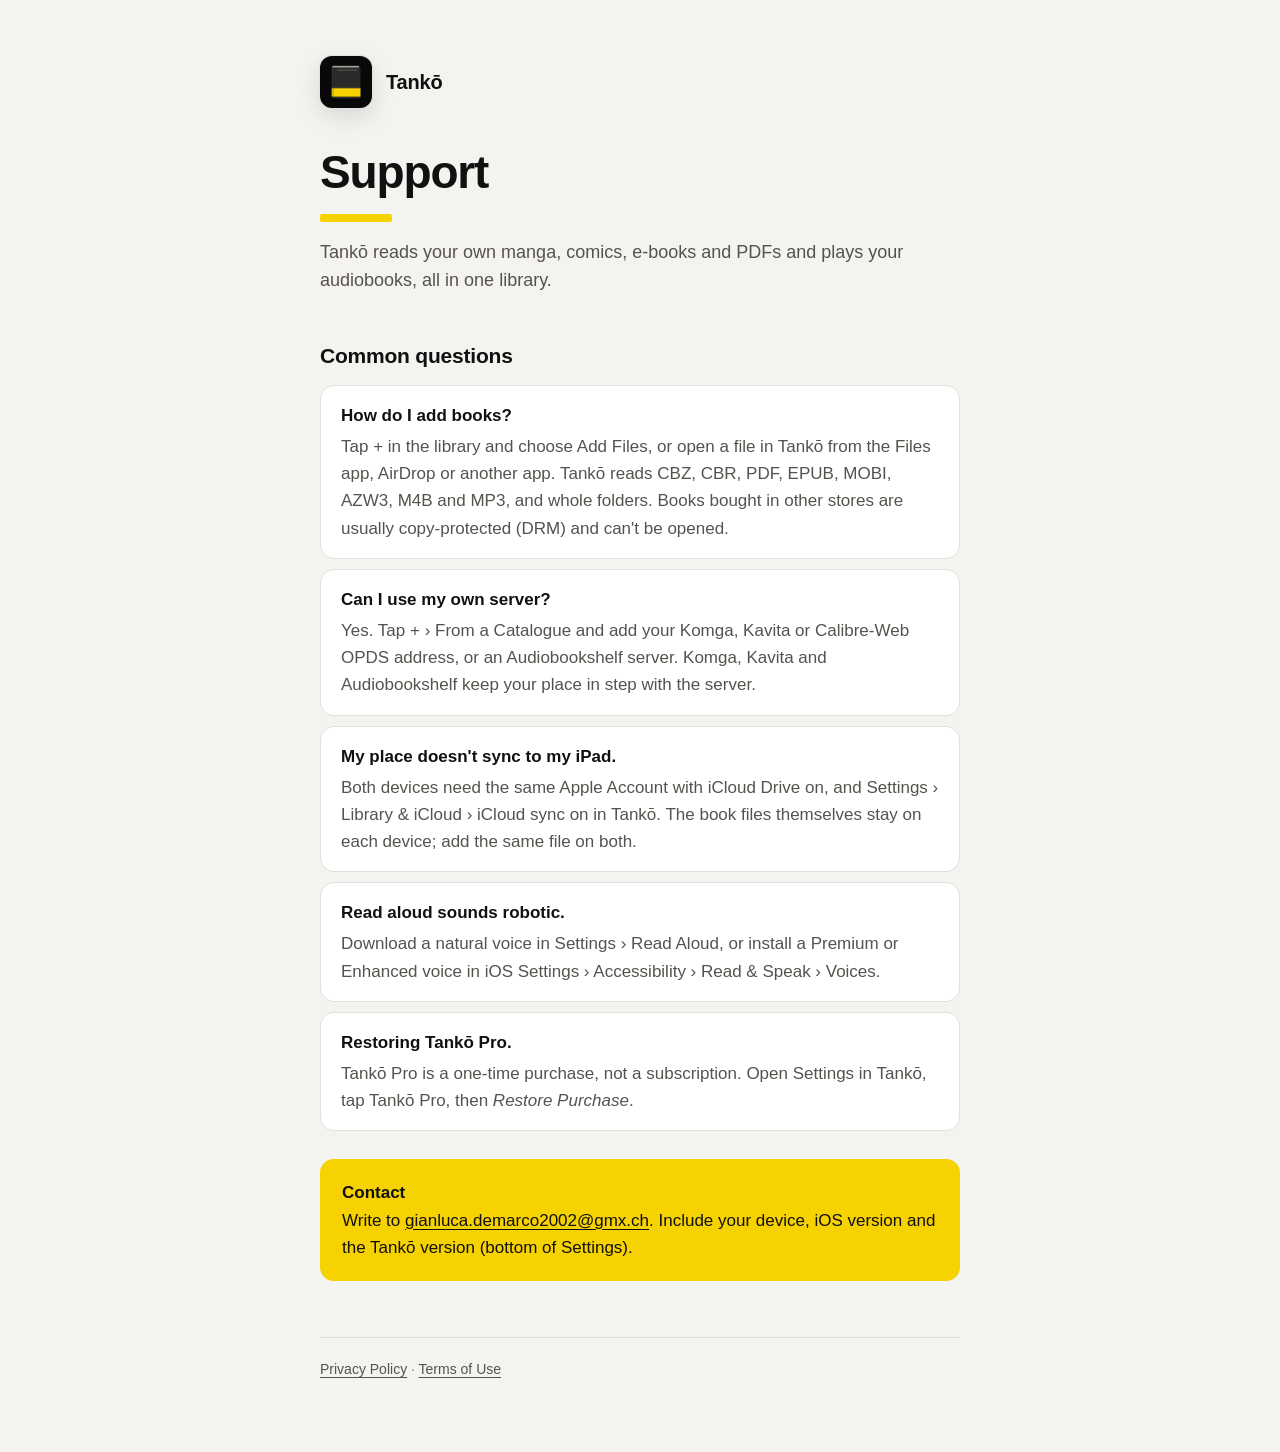
<file: index.html>
<!doctype html>
<html lang="en">
<head>
<meta charset="utf-8">
<meta name="viewport" content="width=device-width, initial-scale=1">
<title>Tankō Support</title>
<meta name="theme-color" content="#F4F3F0" media="(prefers-color-scheme: light)">
<meta name="theme-color" content="#111111" media="(prefers-color-scheme: dark)">
<link rel="icon" type="image/png" href="favicon.png">
<link rel="apple-touch-icon" href="apple-touch-icon.png">
<link rel="stylesheet" href="style.css">
</head>
<body>
<main>
  <header><img class="icon" src="icon.png" alt=""><div class="brand">Tankō</div></header>
  <h1>Support</h1>
  <p>Tankō reads your own manga, comics, e-books and PDFs and plays your audiobooks, all in one library.</p>

  <h2>Common questions</h2>
  <div class="faq">
  <p><strong>How do I add books?</strong> Tap + in the library and choose Add Files, or open a file in Tankō from the Files app, AirDrop or another app. Tankō reads CBZ, CBR, PDF, EPUB, MOBI, AZW3, M4B and MP3, and whole folders. Books bought in other stores are usually copy-protected (DRM) and can't be opened.</p>
  <p><strong>Can I use my own server?</strong> Yes. Tap + › From a Catalogue and add your Komga, Kavita or Calibre-Web OPDS address, or an Audiobookshelf server. Komga, Kavita and Audiobookshelf keep your place in step with the server.</p>
  <p><strong>My place doesn't sync to my iPad.</strong> Both devices need the same Apple Account with iCloud Drive on, and Settings › Library &amp; iCloud › iCloud sync on in Tankō. The book files themselves stay on each device; add the same file on both.</p>
  <p><strong>Read aloud sounds robotic.</strong> Download a natural voice in Settings › Read Aloud, or install a Premium or Enhanced voice in iOS Settings › Accessibility › Read &amp; Speak › Voices.</p>
  <p><strong>Restoring Tankō Pro.</strong> Tankō Pro is a one-time purchase, not a subscription. Open Settings in Tankō, tap Tankō Pro, then <em>Restore Purchase</em>.</p>
  </div>

  <div class="card">
    <strong>Contact</strong><br>
    Write to <a href="mailto:gianluca.demarco2002@gmx.ch">gianluca.demarco2002@gmx.ch</a>. Include your device, iOS version and the Tankō version (bottom of Settings).
  </div>

  <footer><a href="privacy/">Privacy Policy</a> · <a href="https://www.apple.com/legal/internet-services/itunes/dev/stdeula/">Terms of Use</a></footer>
</main>
</body>
</html>
</file>
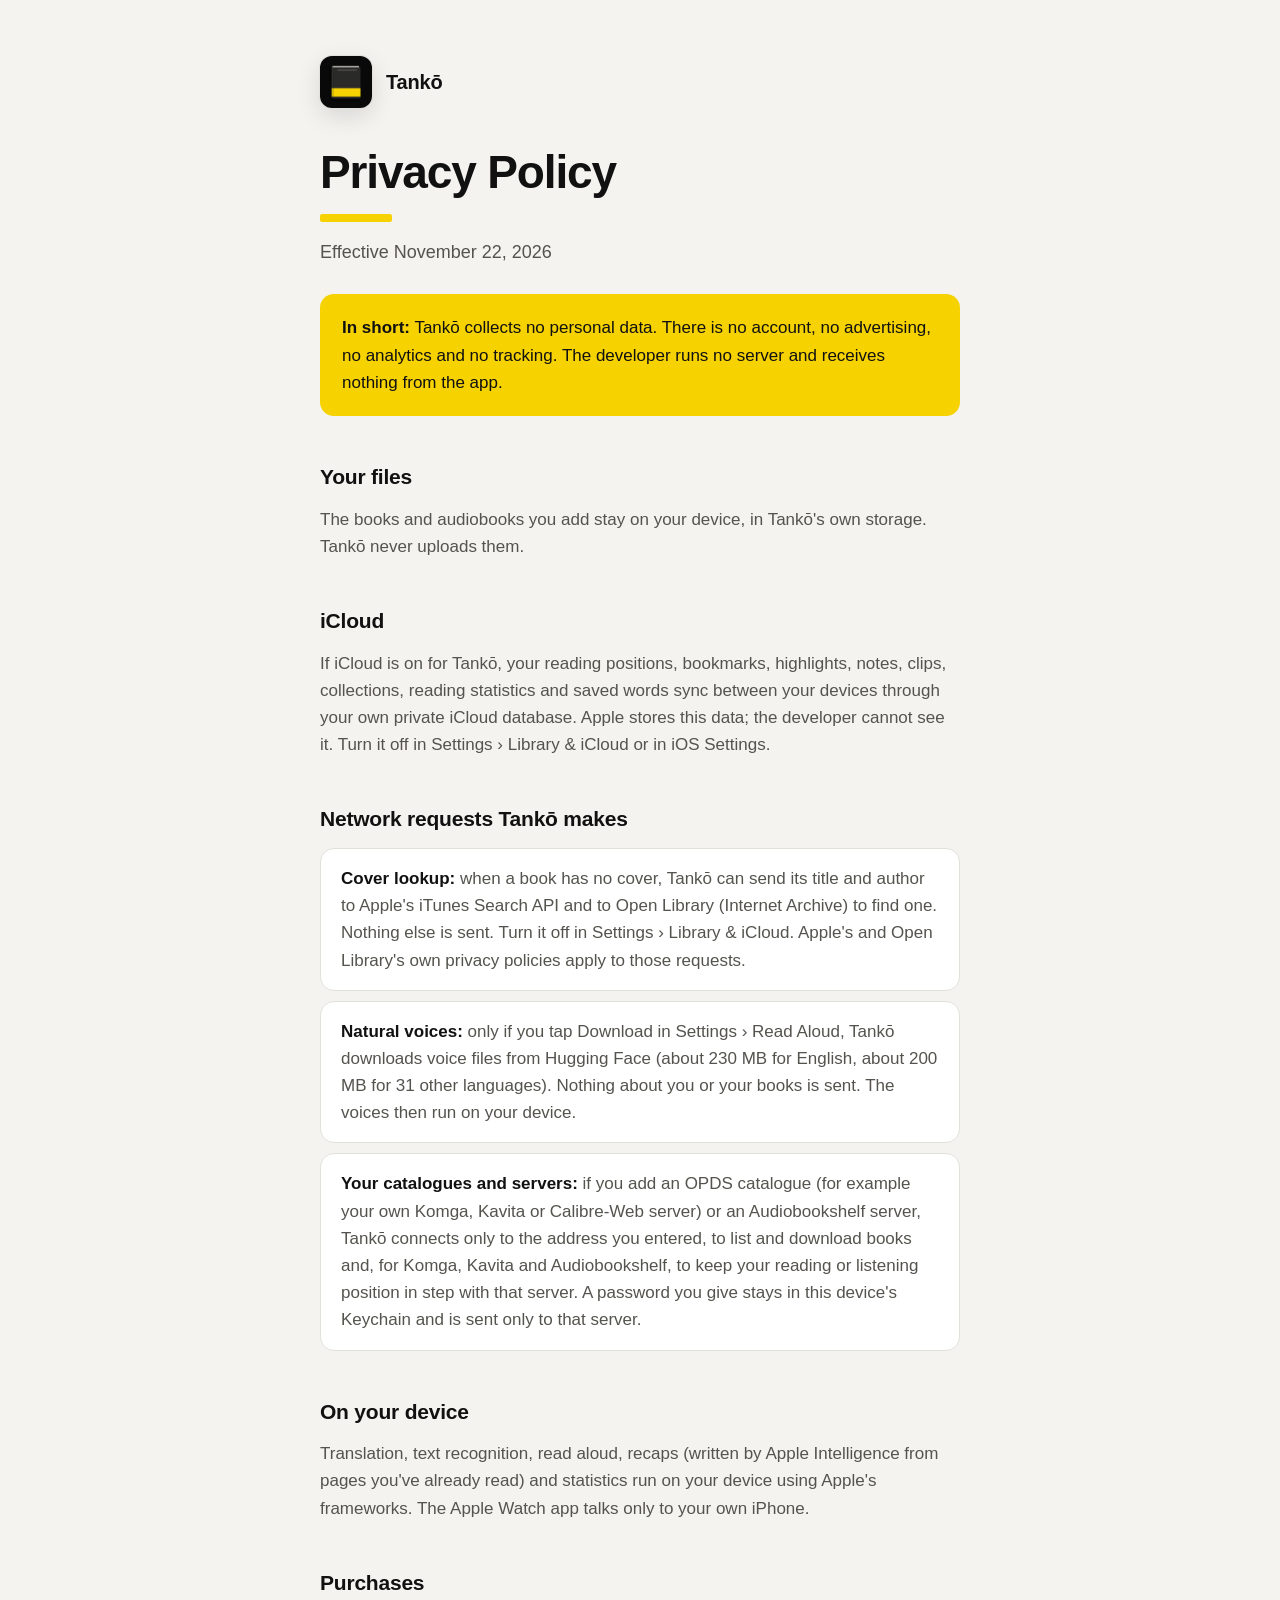
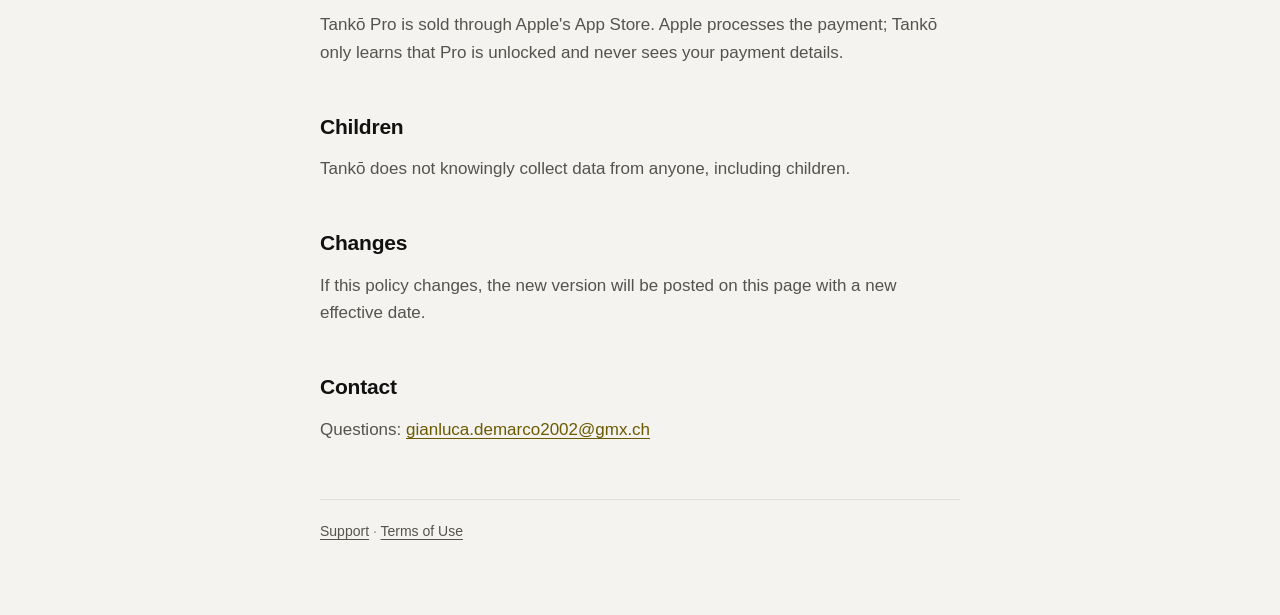
<file: privacy/index.html>
<!doctype html>
<html lang="en">
<head>
<meta charset="utf-8">
<meta name="viewport" content="width=device-width, initial-scale=1">
<title>Tankō Privacy Policy</title>
<meta name="theme-color" content="#F4F3F0" media="(prefers-color-scheme: light)">
<meta name="theme-color" content="#111111" media="(prefers-color-scheme: dark)">
<link rel="icon" type="image/png" href="../favicon.png">
<link rel="apple-touch-icon" href="../apple-touch-icon.png">
<link rel="stylesheet" href="../style.css">
</head>
<body>
<main>
  <header><img class="icon" src="../icon.png" alt=""><div class="brand">Tankō</div></header>
  <h1>Privacy Policy</h1>
  <p>Effective November 22, 2026</p>

  <div class="card"><strong>In short:</strong> Tankō collects no personal data. There is no account, no advertising, no analytics and no tracking. The developer runs no server and receives nothing from the app.</div>

  <h2>Your files</h2>
  <p>The books and audiobooks you add stay on your device, in Tankō's own storage. Tankō never uploads them.</p>

  <h2>iCloud</h2>
  <p>If iCloud is on for Tankō, your reading positions, bookmarks, highlights, notes, clips, collections, reading statistics and saved words sync between your devices through your own private iCloud database. Apple stores this data; the developer cannot see it. Turn it off in Settings › Library &amp; iCloud or in iOS Settings.</p>

  <h2>Network requests Tankō makes</h2>
  <ul>
    <li><strong>Cover lookup:</strong> when a book has no cover, Tankō can send its title and author to Apple's iTunes Search API and to Open Library (Internet Archive) to find one. Nothing else is sent. Turn it off in Settings › Library &amp; iCloud. Apple's and Open Library's own privacy policies apply to those requests.</li>
    <li><strong>Natural voices:</strong> only if you tap Download in Settings › Read Aloud, Tankō downloads voice files from Hugging Face (about 230 MB for English, about 200 MB for 31 other languages). Nothing about you or your books is sent. The voices then run on your device.</li>
    <li><strong>Your catalogues and servers:</strong> if you add an OPDS catalogue (for example your own Komga, Kavita or Calibre-Web server) or an Audiobookshelf server, Tankō connects only to the address you entered, to list and download books and, for Komga, Kavita and Audiobookshelf, to keep your reading or listening position in step with that server. A password you give stays in this device's Keychain and is sent only to that server.</li>
  </ul>

  <h2>On your device</h2>
  <p>Translation, text recognition, read aloud, recaps (written by Apple Intelligence from pages you've already read) and statistics run on your device using Apple's frameworks. The Apple Watch app talks only to your own iPhone.</p>

  <h2>Purchases</h2>
  <p>Tankō Pro is sold through Apple's App Store. Apple processes the payment; Tankō only learns that Pro is unlocked and never sees your payment details.</p>

  <h2>Children</h2>
  <p>Tankō does not knowingly collect data from anyone, including children.</p>

  <h2>Changes</h2>
  <p>If this policy changes, the new version will be posted on this page with a new effective date.</p>

  <h2>Contact</h2>
  <p>Questions: <a href="mailto:gianluca.demarco2002@gmx.ch">gianluca.demarco2002@gmx.ch</a></p>

  <footer><a href="../">Support</a> · <a href="https://www.apple.com/legal/internet-services/itunes/dev/stdeula/">Terms of Use</a></footer>
</main>
</body>
</html>
</file>
<file: style.css>
/* Tankō pages: the app's look. Paper white by day, matte black at night, the yellow obi band for emphasis. */
:root {
  --bg: #F4F3F0;
  --surface: #FFFFFF;
  --stroke: #E2E0DA;
  --text: #111111;
  --text-2: #55534E;
  --text-3: #8A8780;
  --obi: #F6D200;
  --on-obi: #111111;
  --link: #6B5A00;
}
@media (prefers-color-scheme: dark) {
  :root {
    --bg: #111111;
    --surface: #1C1C1C;
    --stroke: #2C2C2C;
    --text: #F4F3F0;
    --text-2: #B3B0A8;
    --text-3: #77746D;
    --link: #F6D200;
  }
}
* { box-sizing: border-box; }
html { -webkit-text-size-adjust: 100%; }
body {
  margin: 0;
  min-height: 100vh;
  background: var(--bg);
  color: var(--text);
  font: 400 17px/1.6 -apple-system, BlinkMacSystemFont, "SF Pro Text", "Segoe UI", Roboto, sans-serif;
  -webkit-font-smoothing: antialiased;
}
main { max-width: 680px; margin: 0 auto; padding: 56px 20px 72px; }

header { display: flex; align-items: center; gap: 14px; margin-bottom: 40px; }
header .icon { width: 52px; height: 52px; border-radius: 12px; box-shadow: 0 0 0 1px var(--stroke), 0 8px 24px rgba(0,0,0,.12); }
.brand { font-weight: 700; font-size: 20px; letter-spacing: -.01em; }

h1 { font-weight: 800; font-size: clamp(34px, 7vw, 46px); line-height: 1.08; letter-spacing: -.025em; margin: 0 0 16px; }
/* The obi: a yellow band under the title, as on the app's covers. */
h1::after { content: ""; display: block; width: 72px; height: 8px; margin-top: 16px; background: var(--obi); border-radius: 2px; }
h1 + p { font-size: 18px; color: var(--text-2); margin: 0 0 8px; }

h2 { font-weight: 700; font-size: 21px; letter-spacing: -.01em; margin: 44px 0 12px; }
p, li { color: var(--text-2); }
p { margin: 0 0 14px; }
strong { color: var(--text); font-weight: 600; }
a { color: var(--link); text-decoration: underline; text-decoration-thickness: 1px; text-underline-offset: 3px; }

.faq { display: grid; gap: 10px; }
.faq p, li { margin: 0; padding: 16px 20px; background: var(--surface); border: 1px solid var(--stroke); border-radius: 14px; }
.faq p strong { display: block; margin-bottom: 4px; }
ul { list-style: none; padding: 0; margin: 0 0 14px; display: grid; gap: 10px; }

.card { margin: 28px 0; padding: 20px 22px; border-radius: 14px; background: var(--obi); color: var(--on-obi); }
.card strong, .card a { color: var(--on-obi); }

footer { margin-top: 56px; padding-top: 20px; border-top: 1px solid var(--stroke); font-size: 14px; color: var(--text-3); }
footer a { color: var(--text-2); }

@media (max-width: 480px) { main { padding-top: 36px; } header { margin-bottom: 28px; } }
</file>
